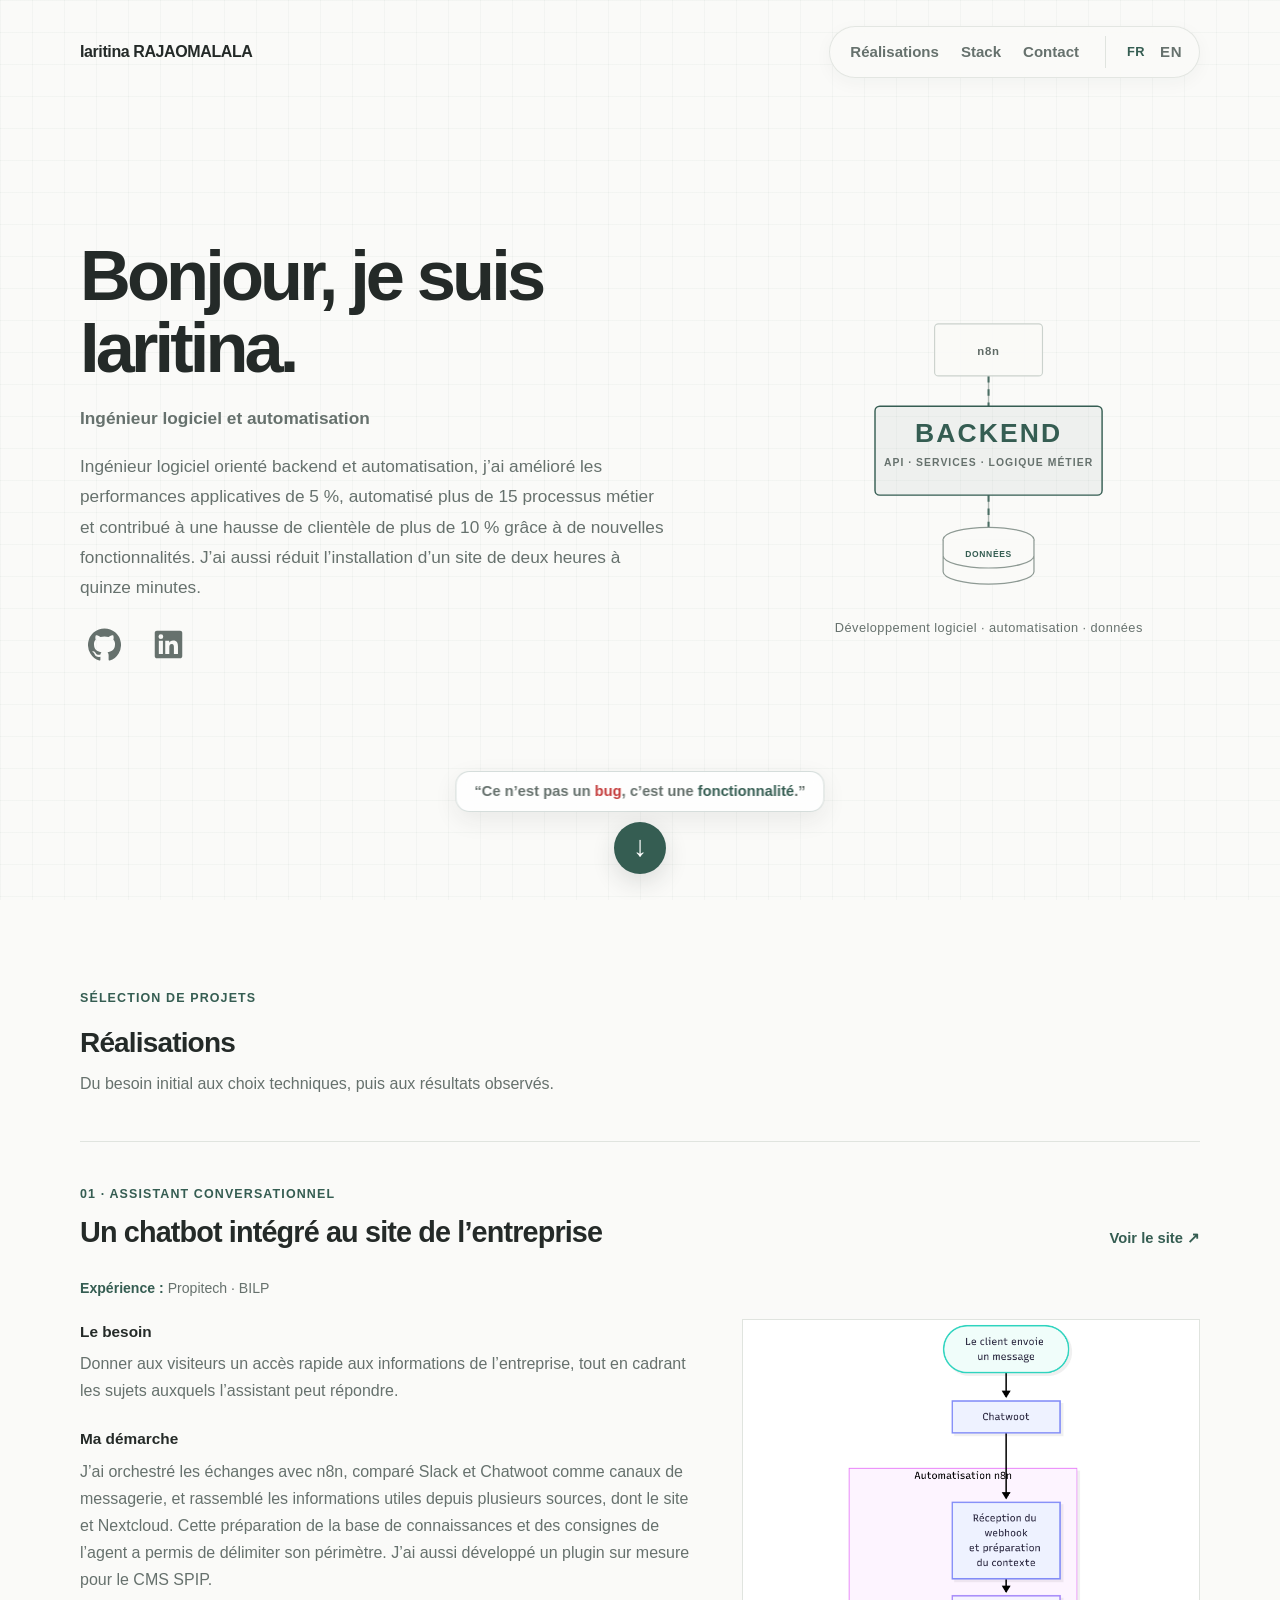
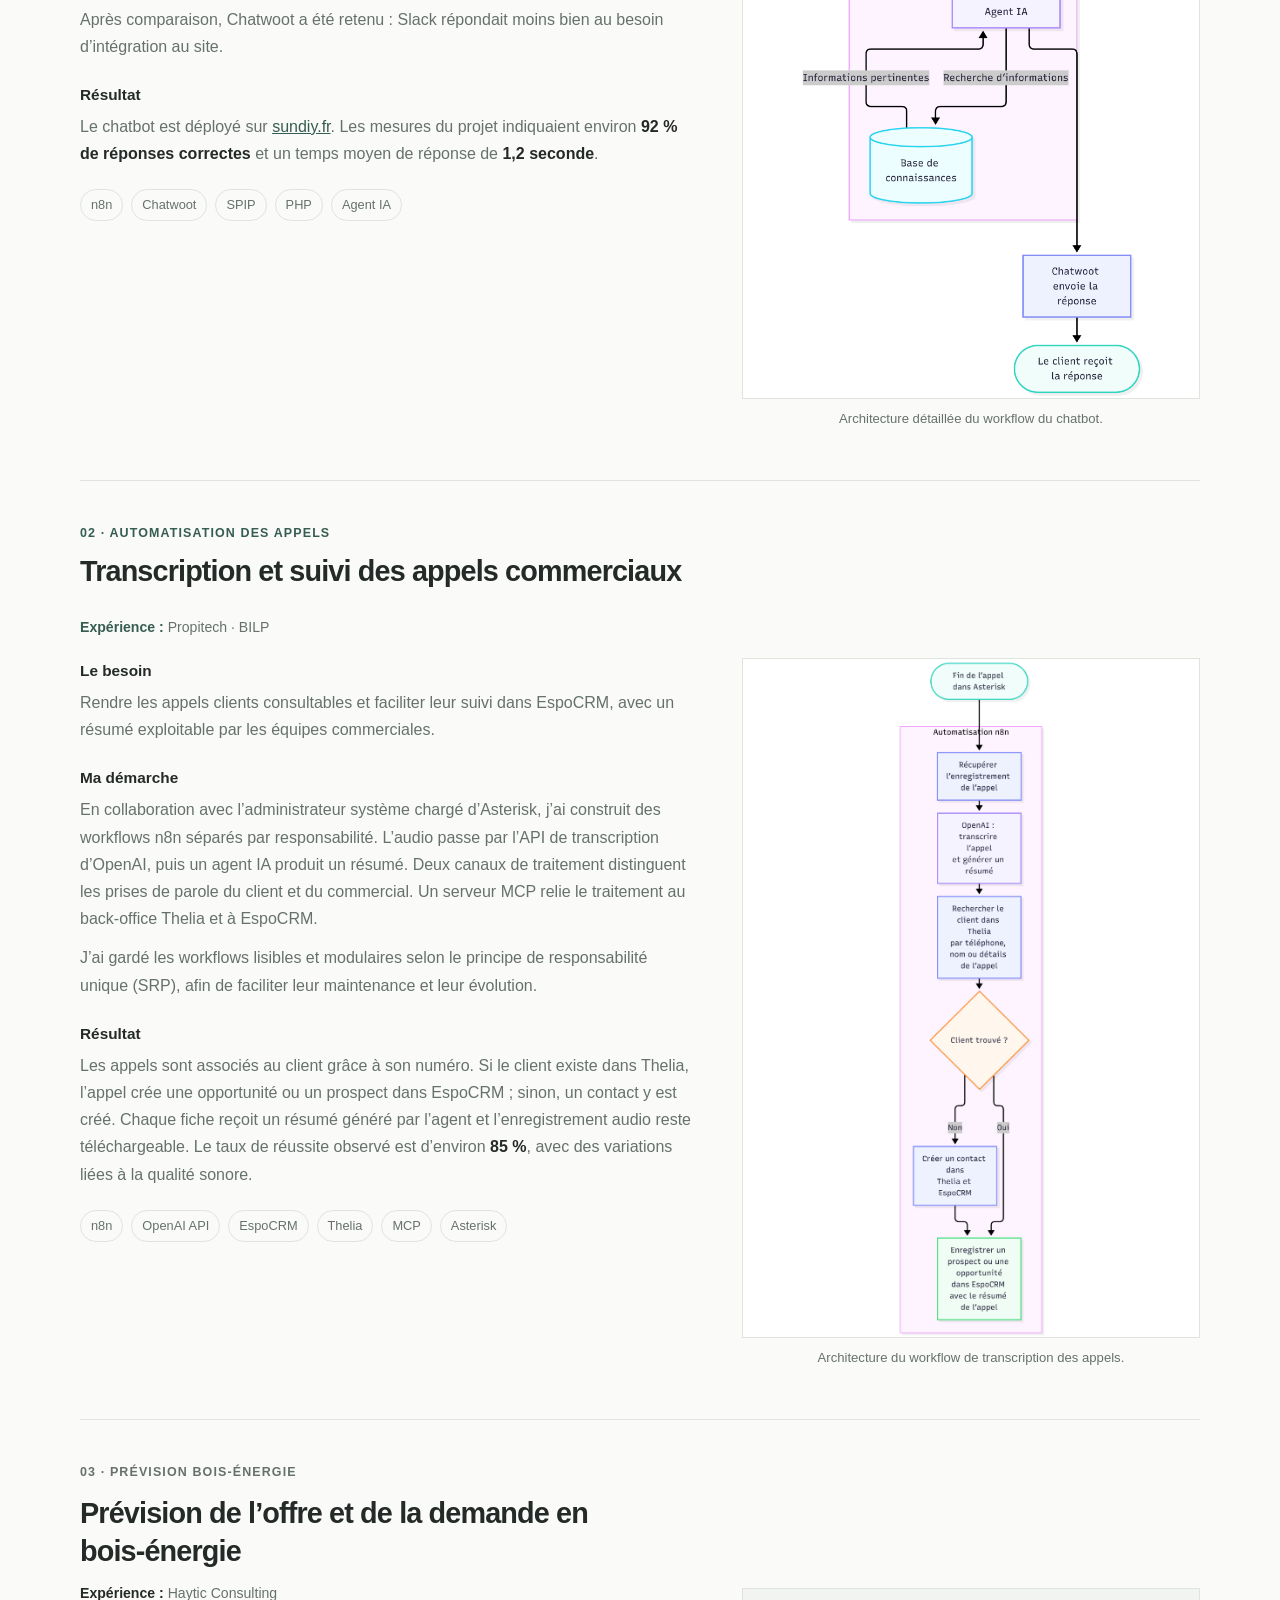
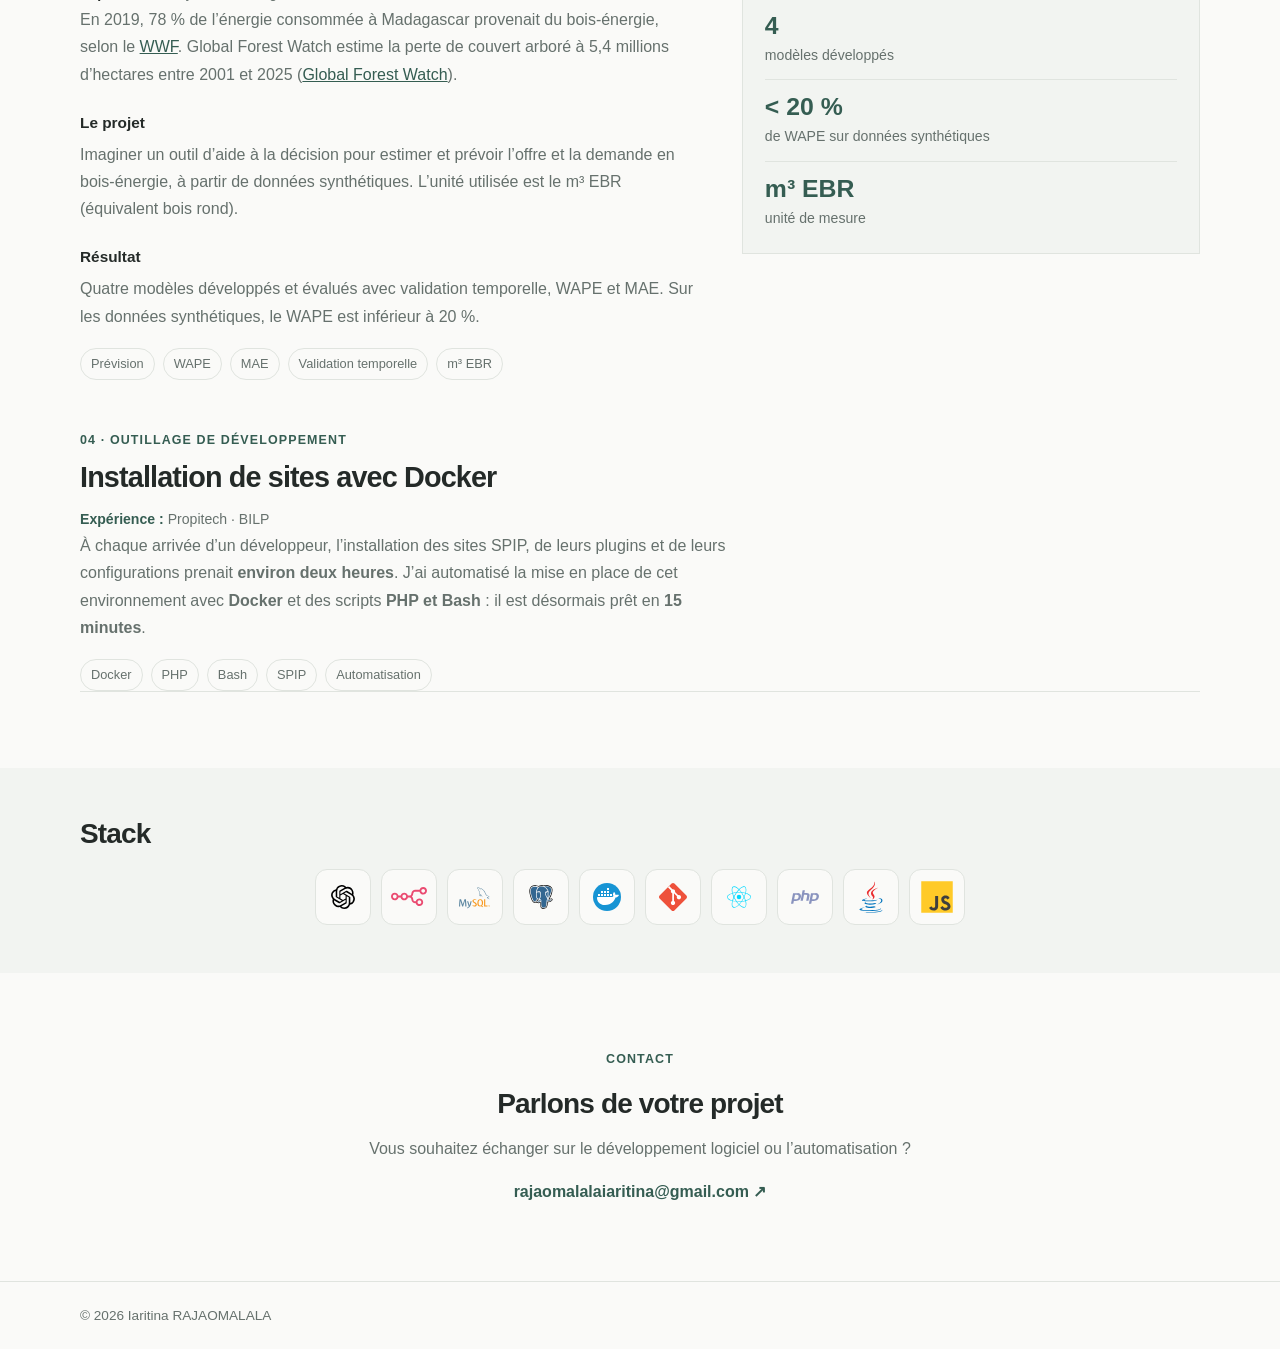
<file: index.html>
<!DOCTYPE html>
<html lang="fr">
<head>
    <meta charset="UTF-8">
    <meta name="viewport" content="width=device-width, initial-scale=1.0">
    <title>Iaritina RAJAOMALALA — Portfolio</title>
    <meta name="description" content="Projets web et automatisations réalisés par Iaritina RAJAOMALALA.">
    <link rel="alternate" hreflang="fr" href="index.html">
    <link rel="alternate" hreflang="en" href="en.html">
    <link rel="alternate" hreflang="x-default" href="index.html">
    <meta name="theme-color" content="#f8f8f5">
    <link rel="icon" href="images/favicon.svg" type="image/svg+xml">
    <link rel="stylesheet" href="styles.css?v=20261119-6">
</head>
<body>
    <header>
        <div class="container header-inner">
            <a href="#hero" class="logo">Iaritina RAJAOMALALA</a>
            <button class="nav-toggle" aria-controls="primary-navigation" aria-expanded="false" aria-label="Ouvrir le menu"><span class="hamburger"></span></button>
            <nav id="primary-navigation" aria-label="Navigation principale">
                <a href="#portfolio">Réalisations</a><a href="#skills">Stack</a><a href="#contact">Contact</a>
                <span class="language-switch" aria-label="Langue"><span aria-current="page">FR</span><a href="en.html" lang="en" hreflang="en">EN</a></span>
            </nav>
        </div>
    </header>

    <main>
        <section id="hero">
            <div class="container hero-layout">
              <div class="hero-content">
                <h1>Bonjour, je suis Iaritina.</h1>
                <p class="hero-role">Ingénieur logiciel et automatisation</p>
                <p>Ingénieur logiciel orienté backend et automatisation, j’ai amélioré les performances applicatives de 5 %, automatisé plus de 15 processus métier et contribué à une hausse de clientèle de plus de 10 % grâce à de nouvelles fonctionnalités. J’ai aussi réduit l’installation d’un site de deux heures à quinze minutes.</p>
                <div class="social-links" aria-label="Profils professionnels">
                    <a href="https://github.com/iaritina" target="_blank" rel="noopener noreferrer" aria-label="GitHub"><svg viewBox="0 0 24 24" aria-hidden="true"><path d="M12 .297a12 12 0 0 0-3.8 23.382c.6.111.82-.258.82-.577v-2.234c-3.338.726-4.043-1.416-4.043-1.416-.546-1.387-1.333-1.756-1.333-1.756-1.09-.745.082-.73.082-.73 1.205.085 1.84 1.238 1.84 1.238 1.07 1.834 2.807 1.304 3.492.997.108-.775.42-1.304.763-1.604-2.665-.304-5.467-1.332-5.467-5.931 0-1.31.468-2.38 1.236-3.22-.124-.303-.536-1.526.117-3.176 0 0 1.008-.322 3.3 1.23a11.5 11.5 0 0 1 6 0c2.29-1.552 3.297-1.23 3.297-1.23.655 1.65.243 2.873.12 3.176.77.84 1.234 1.91 1.234 3.22 0 4.61-2.807 5.624-5.48 5.921.43.372.814 1.102.814 2.222v3.293c0 .322.216.694.825.576A12.003 12.003 0 0 0 12 .297Z"/></svg></a>
                    <a href="https://www.linkedin.com/in/iaritina-rajaomalala-15b19a27b" target="_blank" rel="noopener noreferrer" aria-label="LinkedIn"><svg viewBox="0 0 24 24" aria-hidden="true"><path d="M20.45 2H3.55C2.69 2 2 2.68 2 3.52v16.96c0 .84.69 1.52 1.55 1.52h16.9c.86 0 1.55-.68 1.55-1.52V3.52c0-.84-.69-1.52-1.55-1.52ZM7.93 18.89H4.97V9.36h2.96v9.53ZM6.45 8.06a1.72 1.72 0 1 1 0-3.44 1.72 1.72 0 0 1 0 3.44Zm12.44 10.83h-2.96v-4.64c0-1.11-.02-2.54-1.55-2.54-1.55 0-1.79 1.21-1.79 2.46v4.72H9.63V9.36h2.84v1.3h.04c.4-.75 1.36-1.55 2.8-1.55 3 0 3.58 1.98 3.58 4.55v5.23Z"/></svg></a>
                </div>
              </div>
              <figure class="architecture-visual">
                <svg class="architecture-diagram" viewBox="0 0 500 360" role="img" aria-labelledby="arch-title arch-desc">
                  <title id="arch-title">Compétences en développement logiciel et automatisation</title><desc id="arch-desc">Le développement logiciel regroupe les API, les services et la logique métier, connecté à n8n et à une base de données.</desc>
                  <g class="diagram-links" fill="none" stroke="currentColor" stroke-width="1.5">
                    <path d="M250 113V145M250 239V280"/>
                    <path class="flow-link" d="M250 113V145M250 239V280"/>
                  </g>
                  <g class="diagram-node"><rect x="193" y="58" width="114" height="55" rx="4"/><text x="250" y="91" text-anchor="middle">n8n</text></g>
                  <g class="diagram-core"><rect x="130" y="145" width="240" height="94" rx="5"/><text x="250" y="183" text-anchor="middle">BACKEND</text><text class="node-caption" x="250" y="208" text-anchor="middle">API · SERVICES · LOGIQUE MÉTIER</text></g>
                  <g class="diagram-database"><ellipse cx="250" cy="286" rx="48" ry="13"/><path d="M202 286v34c0 7 21 13 48 13s48-6 48-13v-34M202 303c0 7 21 13 48 13s48-6 48-13"/><text x="250" y="304" text-anchor="middle">DONNÉES</text></g>
                </svg>
                <figcaption>Développement logiciel · automatisation · données</figcaption>
              </figure>
            </div>
            <p class="hero-tagline">“Ce n’est pas un <span class="bug-word">bug</span>, c’est une <span class="feature-word">fonctionnalité</span>.”</p>
            <a href="#portfolio" class="hero-discover" aria-label="Découvrir les réalisations" title="Découvrir les réalisations"><span aria-hidden="true">↓</span></a>
        </section>

        <section id="portfolio">
            <div class="container">
                <div class="section-heading"><p class="eyebrow">Sélection de projets</p><h2>Réalisations</h2><p class="muted">Du besoin initial aux choix techniques, puis aux résultats observés.</p></div>

                <article class="case-study">
                    <div class="case-header"><div><p class="case-number">01 · Assistant conversationnel</p><h3>Un chatbot intégré au site de l’entreprise</h3></div><a class="inline-link" href="https://www.sundiy.fr/" target="_blank" rel="noopener noreferrer">Voir le site ↗</a></div>
                    <p class="project-experience"><strong>Expérience :</strong> Propitech · BILP</p>
                    <div class="case-grid">
                        <div class="case-copy">
                            <h4>Le besoin</h4><p>Donner aux visiteurs un accès rapide aux informations de l’entreprise, tout en cadrant les sujets auxquels l’assistant peut répondre.</p>
                            <h4>Ma démarche</h4><p>J’ai orchestré les échanges avec n8n, comparé Slack et Chatwoot comme canaux de messagerie, et rassemblé les informations utiles depuis plusieurs sources, dont le site et Nextcloud. Cette préparation de la base de connaissances et des consignes de l’agent a permis de délimiter son périmètre. J’ai aussi développé un plugin sur mesure pour le CMS SPIP.</p>
                            <p>Après comparaison, Chatwoot a été retenu : Slack répondait moins bien au besoin d’intégration au site.</p>
                            <h4>Résultat</h4><p>Le chatbot est déployé sur <a href="https://www.sundiy.fr/" target="_blank" rel="noopener noreferrer">sundiy.fr</a>. Les mesures du projet indiquaient environ <strong>92 % de réponses correctes</strong> et un temps moyen de réponse de <strong>1,2 seconde</strong>.</p>
                            <p class="tech-list"><span>n8n</span><span>Chatwoot</span><span>SPIP</span><span>PHP</span><span>Agent IA</span></p>
                        </div>
                        <figure class="media-placeholder"><img class="project-image project-image-portrait" src="images/Chatbot_FR.png" alt="Diagramme détaillé du workflow du chatbot : de l’envoi d’un message à la réponse, en passant par Chatwoot, n8n et l’agent IA" loading="lazy" decoding="async"><figcaption>Architecture détaillée du workflow du chatbot.</figcaption></figure>
                    </div>
                </article>

                <article class="case-study">
                    <div class="case-header"><div><p class="case-number">02 · Automatisation des appels</p><h3>Transcription et suivi des appels commerciaux</h3></div></div>
                    <p class="project-experience"><strong>Expérience :</strong> Propitech · BILP</p>
                    <div class="case-grid">
                        <div class="case-copy">
                            <h4>Le besoin</h4><p>Rendre les appels clients consultables et faciliter leur suivi dans EspoCRM, avec un résumé exploitable par les équipes commerciales.</p>
                            <h4>Ma démarche</h4><p>En collaboration avec l’administrateur système chargé d’Asterisk, j’ai construit des workflows n8n séparés par responsabilité. L’audio passe par l’API de transcription d’OpenAI, puis un agent IA produit un résumé. Deux canaux de traitement distinguent les prises de parole du client et du commercial. Un serveur MCP relie le traitement au back-office Thelia et à EspoCRM.</p>
                            <p>J’ai gardé les workflows lisibles et modulaires selon le principe de responsabilité unique (SRP), afin de faciliter leur maintenance et leur évolution.</p>
                            <h4>Résultat</h4><p>Les appels sont associés au client grâce à son numéro. Si le client existe dans Thelia, l’appel crée une opportunité ou un prospect dans EspoCRM ; sinon, un contact y est créé. Chaque fiche reçoit un résumé généré par l’agent et l’enregistrement audio reste téléchargeable. Le taux de réussite observé est d’environ <strong>85 %</strong>, avec des variations liées à la qualité sonore.</p>
                            <p class="tech-list"><span>n8n</span><span>OpenAI API</span><span>EspoCRM</span><span>Thelia</span><span>MCP</span><span>Asterisk</span></p>
                        </div>
                        <figure class="media-placeholder"><img class="project-image project-image-portrait" src="images/Christmas Shopping Decision Tree-2026-11-18-165756.png" alt="Schéma du workflow de transcription des appels : enregistrement, transcription, identification du client et création d’une fiche EspoCRM" loading="lazy" decoding="async"><figcaption>Architecture du workflow de transcription des appels.</figcaption></figure>
                    </div>
                </article>

                <article class="case-study case-brief">
                    <div class="case-copy">
                        <p class="case-number">03 · Prévision bois-énergie</p><h3>Prévision de l’offre et de la demande en bois-énergie</h3>
                        <p class="project-experience"><strong>Expérience :</strong> Haytic Consulting</p>
                        <p>En 2019, 78 % de l’énergie consommée à Madagascar provenait du bois-énergie, selon le <a href="https://www.wwf.mg/?17423941/La-gestion-durable-des-ressources-en-bois-energie--un-defi-pour-Madagascar" target="_blank" rel="noopener noreferrer">WWF</a>. Global Forest Watch estime la perte de couvert arboré à 5,4 millions d’hectares entre 2001 et 2025 (<a href="https://www.globalforestwatch.org/dashboards/country/MDG/" target="_blank" rel="noopener noreferrer">Global Forest Watch</a>).</p>
                        <h4>Le projet</h4><p>Imaginer un outil d’aide à la décision pour estimer et prévoir l’offre et la demande en bois-énergie, à partir de données synthétiques. L’unité utilisée est le m³ EBR (équivalent bois rond).</p>
                        <h4>Résultat</h4><p>Quatre modèles développés et évalués avec validation temporelle, WAPE et MAE. Sur les données synthétiques, le WAPE est inférieur à 20 %.</p>
                        <p class="tech-list"><span>Prévision</span><span>WAPE</span><span>MAE</span><span>Validation temporelle</span><span>m³ EBR</span></p>
                    </div>
                    <aside class="project-facts" aria-label="Résultats du projet">
                        <div><strong>4</strong><span>modèles développés</span></div>
                        <div><strong>&lt; 20 %</strong><span>de WAPE sur données synthétiques</span></div>
                        <div><strong>m³ EBR</strong><span>unité de mesure</span></div>
                    </aside>
                </article>

                <article class="case-brief docker-brief"><div><p class="case-number">04 · Outillage de développement</p><h3>Installation de sites avec Docker</h3><p class="project-experience"><strong>Expérience :</strong> Propitech · BILP</p><p>À chaque arrivée d’un développeur, l’installation des sites SPIP, de leurs plugins et de leurs configurations prenait <strong>environ deux heures</strong>. J’ai automatisé la mise en place de cet environnement avec <strong>Docker</strong> et des scripts <strong>PHP et Bash</strong> : il est désormais prêt en <strong>15 minutes</strong>.</p><p class="tech-list"><span>Docker</span><span>PHP</span><span>Bash</span><span>SPIP</span><span>Automatisation</span></p></div></article>
            </div>
        </section>

        <section id="skills" class="section-tools">
            <div class="container">
                <div class="section-heading"><h2>Stack</h2></div>
                <ul class="tech-icon-list" aria-label="Technologies et outils">
                    <li title="OpenAI"><img src="images/openai.svg" alt="OpenAI" loading="lazy" decoding="async"></li>
                    <li class="icon-enlarge icon-n8n" title="n8n"><img src="images/n8n.svg" alt="n8n" loading="lazy" decoding="async"></li>
                    <li class="icon-enlarge icon-mysql" title="MySQL"><img src="images/mysql-logo-svgrepo-com.svg" alt="MySQL" loading="lazy" decoding="async"></li>
                    <li title="PostgreSQL"><img src="images/postgresql-svgrepo-com.svg" alt="PostgreSQL" loading="lazy" decoding="async"></li>
                    <li class="icon-enlarge" title="Docker"><img src="images/docker-svgrepo-com.svg" alt="Docker" loading="lazy" decoding="async"></li>
                    <li class="icon-enlarge" title="Git"><img src="images/git-svgrepo-com.svg" alt="Git" loading="lazy" decoding="async"></li>
                    <li class="icon-enlarge" title="React"><img src="images/react-javascript-js-framework-facebook-svgrepo-com.svg" alt="React" loading="lazy" decoding="async"></li>
                    <li class="icon-enlarge" title="PHP"><img src="images/php3-svgrepo-com.svg" alt="PHP" loading="lazy" decoding="async"></li>
                    <li class="icon-enlarge" title="Java"><img src="images/java.svg" alt="Java" loading="lazy" decoding="async"></li>
                    <li class="icon-js" title="JavaScript"><img src="images/js-svgrepo-com.svg" alt="JavaScript" loading="lazy" decoding="async"></li>
                </ul>
            </div>
        </section>
        <section id="contact"><div class="container contact-content"><p class="eyebrow">Contact</p><h2>Parlons de votre projet</h2><p>Vous souhaitez échanger sur le développement logiciel ou l’automatisation ?</p><a class="text-link" href="mailto:rajaomalalaiaritina@gmail.com">rajaomalalaiaritina@gmail.com ↗</a></div></section>
    </main>
    <footer><div class="container">© <span id="year"></span> Iaritina RAJAOMALALA</div></footer>

    <script>
        (function () {
            const reduceMotion = window.matchMedia('(prefers-reduced-motion: reduce)').matches;
            if (!reduceMotion && 'IntersectionObserver' in window) {
                document.body.classList.add('motion-ready');
                const revealItems = document.querySelectorAll('.section-heading, .case-study, .tech-icon-list, .contact-content');
                const observer = new IntersectionObserver(function (entries) {
                    entries.forEach(function (entry) {
                        if (entry.isIntersecting) {
                            entry.target.classList.add('is-visible');
                            observer.unobserve(entry.target);
                        }
                    });
                }, { threshold: 0.12 });
                revealItems.forEach(function (item) {
                    item.classList.add('reveal-on-scroll');
                    observer.observe(item);
                });
            }
            const button = document.querySelector('.nav-toggle');
            const nav = document.getElementById('primary-navigation');
            button.addEventListener('click', function () {
                const expanded = button.getAttribute('aria-expanded') === 'true';
                button.setAttribute('aria-expanded', String(!expanded));
                nav.classList.toggle('open', !expanded);
            });
            nav.querySelectorAll('a').forEach(link => link.addEventListener('click', function () {
                nav.classList.remove('open');
                button.setAttribute('aria-expanded', 'false');
            }));
            document.getElementById('year').textContent = new Date().getFullYear();
        })();
    </script>
</body>
</html>
</file>
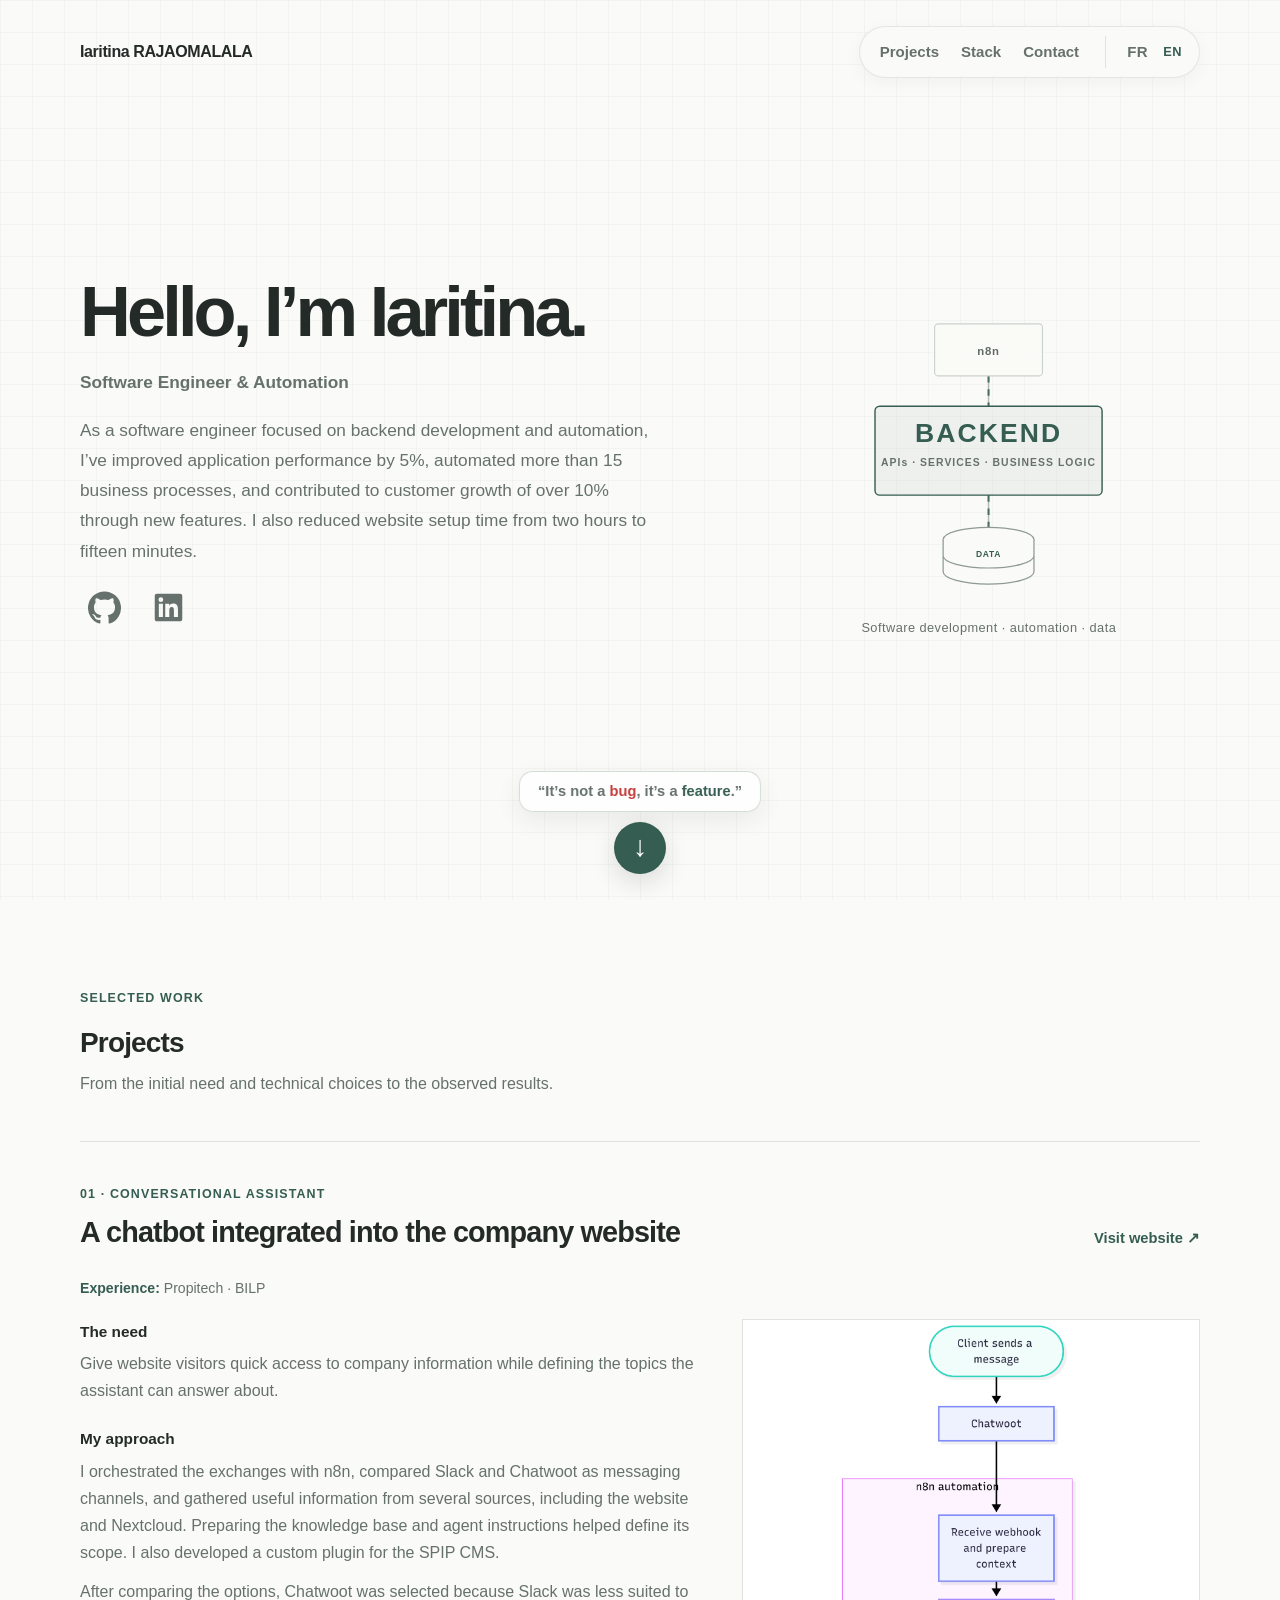
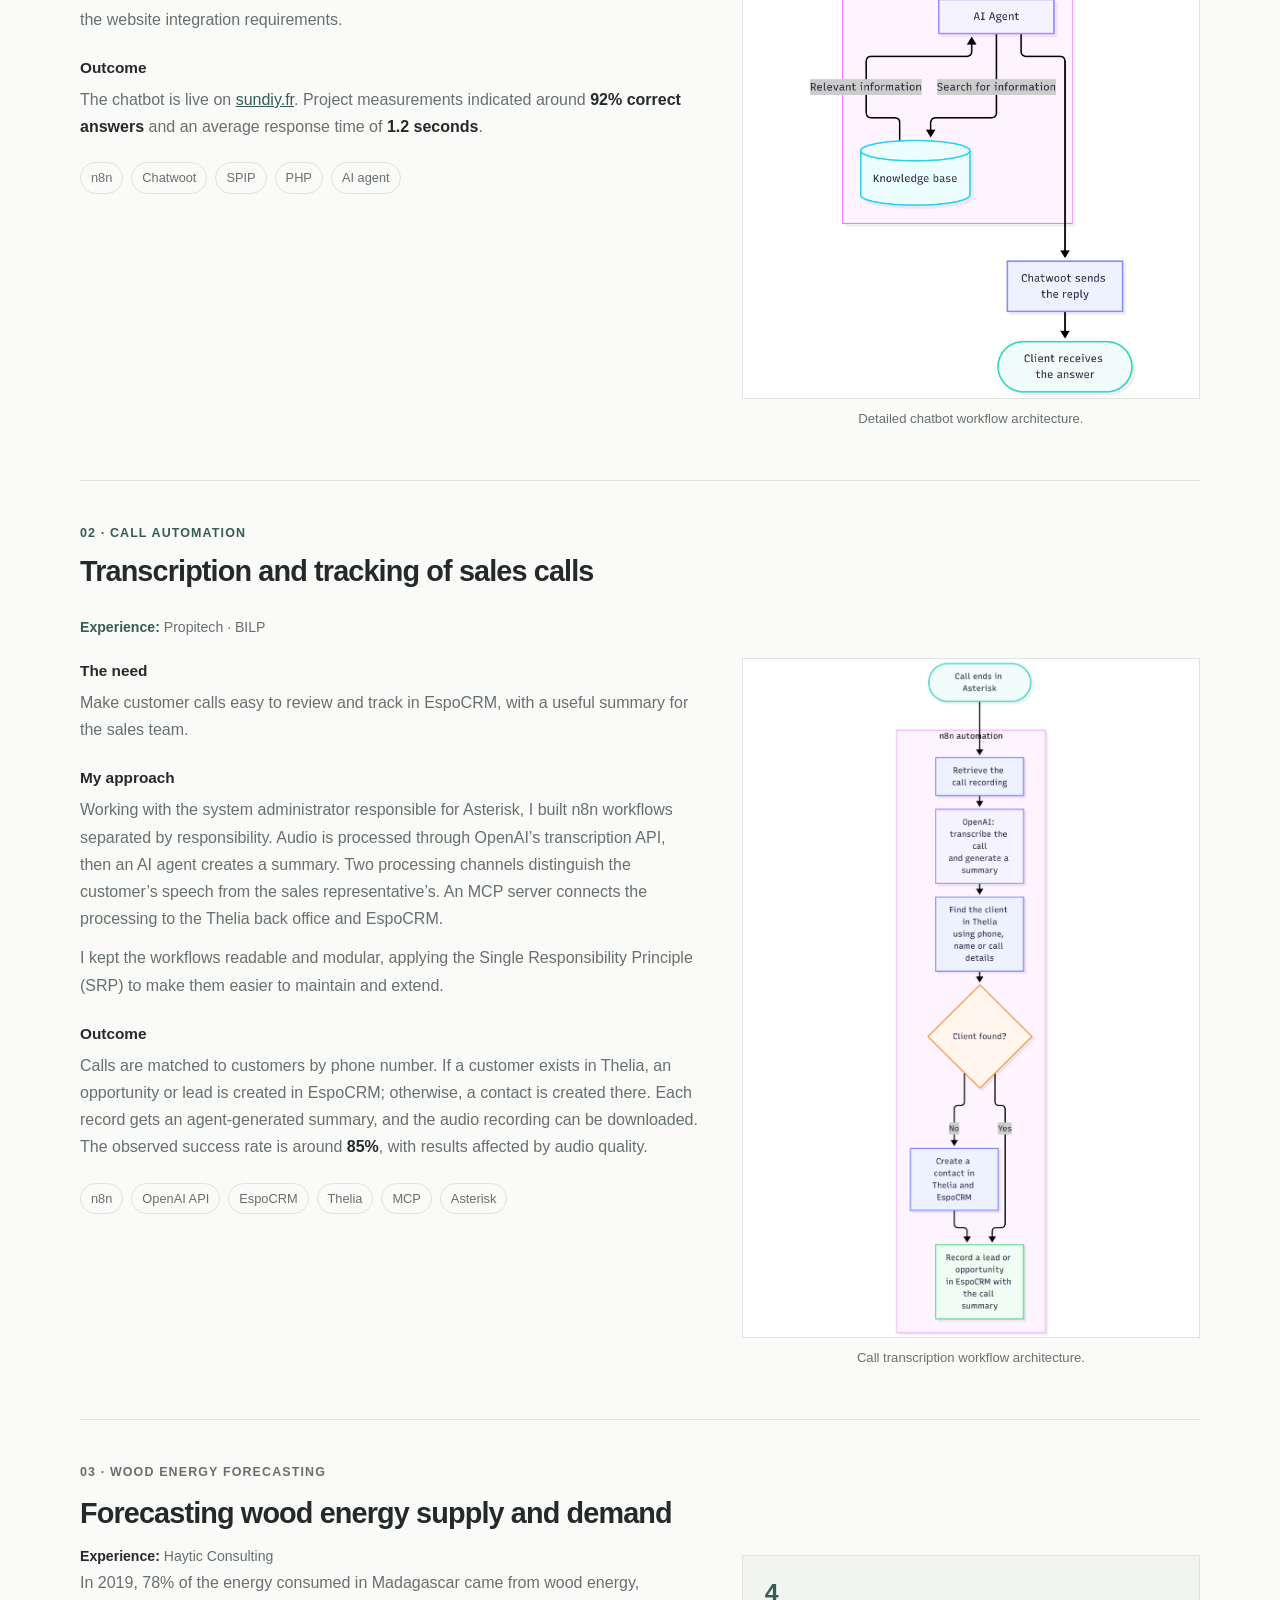
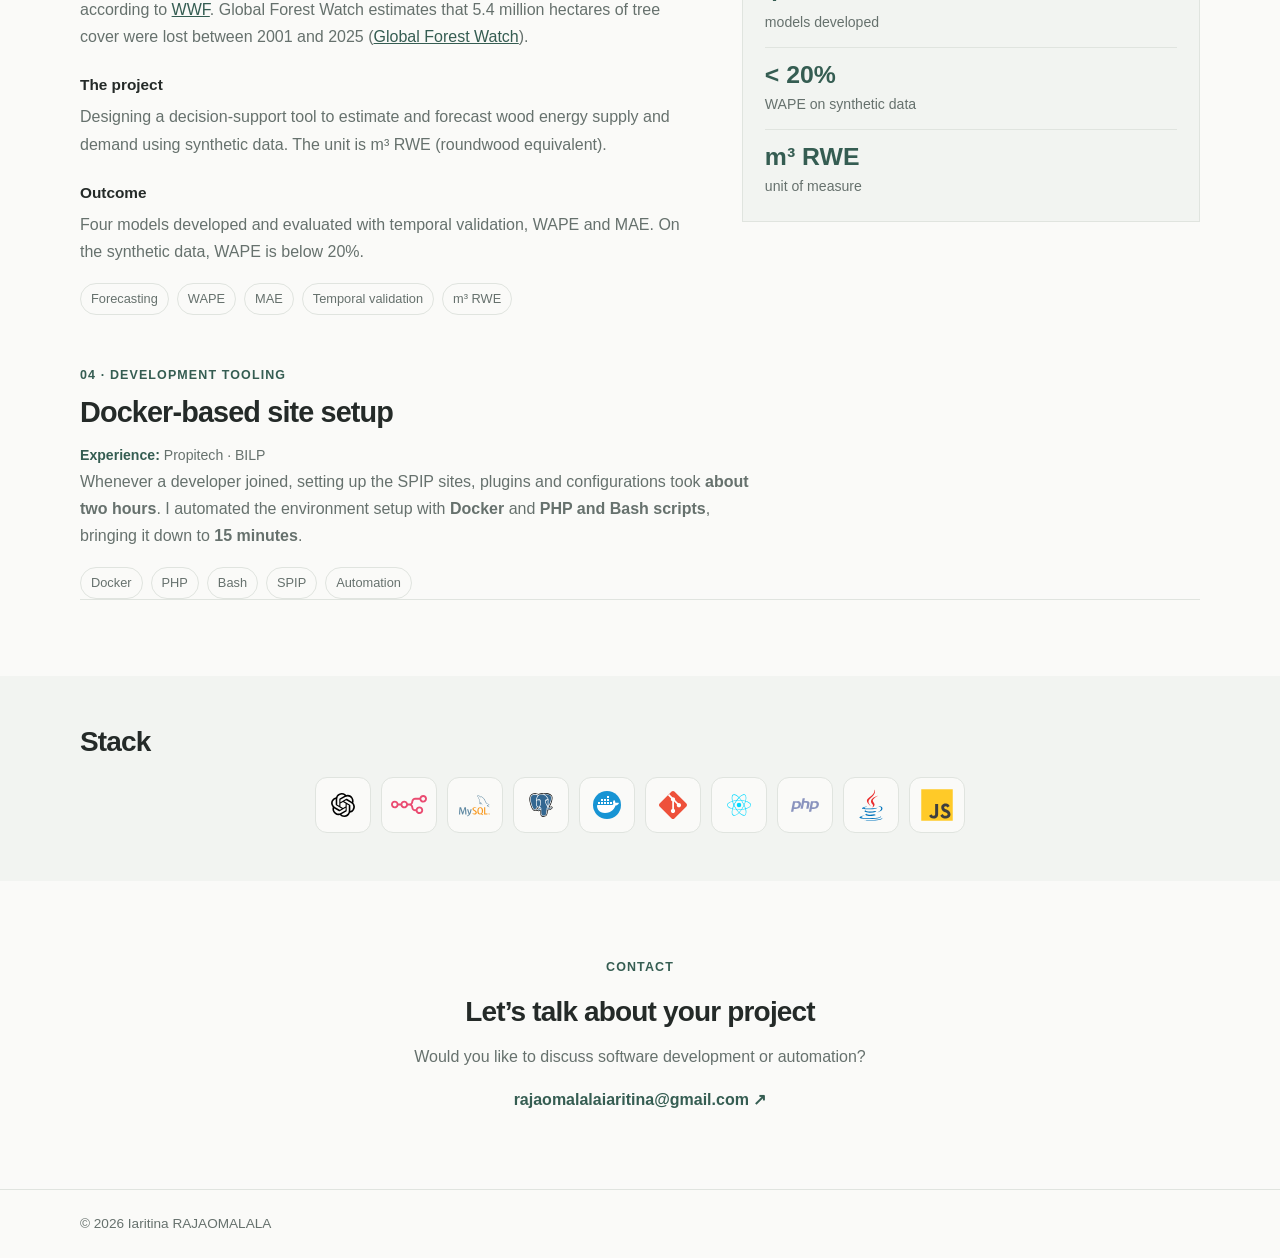
<file: en.html>
<!DOCTYPE html>
<html lang="en">
<head>
    <meta charset="UTF-8">
    <meta name="viewport" content="width=device-width, initial-scale=1.0">
    <title>Iaritina RAJAOMALALA — Portfolio</title>
    <meta name="description" content="Web development and automation projects by Iaritina RAJAOMALALA.">
    <link rel="alternate" hreflang="fr" href="index.html">
    <link rel="alternate" hreflang="en" href="en.html">
    <link rel="alternate" hreflang="x-default" href="index.html">
    <meta name="theme-color" content="#f8f8f5">
    <link rel="icon" href="images/favicon.svg" type="image/svg+xml">
    <link rel="stylesheet" href="styles.css?v=20261119-6">
</head>
<body>
    <header>
        <div class="container header-inner">
            <a href="#hero" class="logo">Iaritina RAJAOMALALA</a>
            <button class="nav-toggle" aria-controls="primary-navigation" aria-expanded="false" aria-label="Open menu"><span class="hamburger"></span></button>
            <nav id="primary-navigation" aria-label="Main navigation">
                <a href="#portfolio">Projects</a><a href="#skills">Stack</a><a href="#contact">Contact</a>
                <span class="language-switch" aria-label="Language"><a href="index.html" lang="fr" hreflang="fr">FR</a><span aria-current="page">EN</span></span>
            </nav>
        </div>
    </header>

    <main>
        <section id="hero">
            <div class="container hero-layout">
              <div class="hero-content">
                <h1>Hello, I’m Iaritina.</h1>
                <p class="hero-role">Software Engineer &amp; Automation</p>
                <p>As a software engineer focused on backend development and automation, I’ve improved application performance by 5%, automated more than 15 business processes, and contributed to customer growth of over 10% through new features. I also reduced website setup time from two hours to fifteen minutes.</p>
                <div class="social-links" aria-label="Professional profiles">
                    <a href="https://github.com/" target="_blank" rel="noopener noreferrer" aria-label="GitHub"><svg viewBox="0 0 24 24" aria-hidden="true"><path d="M12 .297a12 12 0 0 0-3.8 23.382c.6.111.82-.258.82-.577v-2.234c-3.338.726-4.043-1.416-4.043-1.416-.546-1.387-1.333-1.756-1.333-1.756-1.09-.745.082-.73.082-.73 1.205.085 1.84 1.238 1.84 1.238 1.07 1.834 2.807 1.304 3.492.997.108-.775.42-1.304.763-1.604-2.665-.304-5.467-1.332-5.467-5.931 0-1.31.468-2.38 1.236-3.22-.124-.303-.536-1.526.117-3.176 0 0 1.008-.322 3.3 1.23a11.5 11.5 0 0 1 6 0c2.29-1.552 3.297-1.23 3.297-1.23.655 1.65.243 2.873.12 3.176.77.84 1.234 1.91 1.234 3.22 0 4.61-2.807 5.624-5.48 5.921.43.372.814 1.102.814 2.222v3.293c0 .322.216.694.825.576A12.003 12.003 0 0 0 12 .297Z"/></svg></a>
                    <a href="https://www.linkedin.com/" target="_blank" rel="noopener noreferrer" aria-label="LinkedIn"><svg viewBox="0 0 24 24" aria-hidden="true"><path d="M20.45 2H3.55C2.69 2 2 2.68 2 3.52v16.96c0 .84.69 1.52 1.55 1.52h16.9c.86 0 1.55-.68 1.55-1.52V3.52c0-.84-.69-1.52-1.55-1.52ZM7.93 18.89H4.97V9.36h2.96v9.53ZM6.45 8.06a1.72 1.72 0 1 1 0-3.44 1.72 1.72 0 0 1 0 3.44Zm12.44 10.83h-2.96v-4.64c0-1.11-.02-2.54-1.55-2.54-1.55 0-1.79 1.21-1.79 2.46v4.72H9.63V9.36h2.84v1.3h.04c.4-.75 1.36-1.55 2.8-1.55 3 0 3.58 1.98 3.58 4.55v5.23Z"/></svg></a>
                </div>
              </div>
              <figure class="architecture-visual">
                <svg class="architecture-diagram" viewBox="0 0 500 360" role="img" aria-labelledby="arch-title arch-desc">
                  <title id="arch-title">Software development and automation skills</title><desc id="arch-desc">Software development brings together APIs, services and business logic, connected to n8n and a database.</desc>
                  <g class="diagram-links" fill="none" stroke="currentColor" stroke-width="1.5">
                    <path d="M250 113V145M250 239V280"/>
                    <path class="flow-link" d="M250 113V145M250 239V280"/>
                  </g>
                  <g class="diagram-node"><rect x="193" y="58" width="114" height="55" rx="4"/><text x="250" y="91" text-anchor="middle">n8n</text></g>
                  <g class="diagram-core"><rect x="130" y="145" width="240" height="94" rx="5"/><text x="250" y="183" text-anchor="middle">BACKEND</text><text class="node-caption" x="250" y="208" text-anchor="middle">APIs · SERVICES · BUSINESS LOGIC</text></g>
                  <g class="diagram-database"><ellipse cx="250" cy="286" rx="48" ry="13"/><path d="M202 286v34c0 7 21 13 48 13s48-6 48-13v-34M202 303c0 7 21 13 48 13s48-6 48-13"/><text x="250" y="304" text-anchor="middle">DATA</text></g>
                </svg>
                <figcaption>Software development · automation · data</figcaption>
              </figure>
            </div>
            <p class="hero-tagline">“It’s not a <span class="bug-word">bug</span>, it’s a <span class="feature-word">feature</span>.”</p>
            <a href="#portfolio" class="hero-discover" aria-label="Explore selected projects" title="Explore selected projects"><span aria-hidden="true">↓</span></a>
        </section>

        <section id="portfolio">
            <div class="container">
                <div class="section-heading"><p class="eyebrow">Selected work</p><h2>Projects</h2><p class="muted">From the initial need and technical choices to the observed results.</p></div>

                <article class="case-study">
                    <div class="case-header"><div><p class="case-number">01 · Conversational assistant</p><h3>A chatbot integrated into the company website</h3></div><a class="inline-link" href="https://www.sundiy.fr/" target="_blank" rel="noopener noreferrer">Visit website ↗</a></div>
                    <p class="project-experience"><strong>Experience:</strong> Propitech · BILP</p>
                    <div class="case-grid">
                        <div class="case-copy">
                            <h4>The need</h4><p>Give website visitors quick access to company information while defining the topics the assistant can answer about.</p>
                            <h4>My approach</h4><p>I orchestrated the exchanges with n8n, compared Slack and Chatwoot as messaging channels, and gathered useful information from several sources, including the website and Nextcloud. Preparing the knowledge base and agent instructions helped define its scope. I also developed a custom plugin for the SPIP CMS.</p>
                            <p>After comparing the options, Chatwoot was selected because Slack was less suited to the website integration requirements.</p>
                            <h4>Outcome</h4><p>The chatbot is live on <a href="https://www.sundiy.fr/" target="_blank" rel="noopener noreferrer">sundiy.fr</a>. Project measurements indicated around <strong>92% correct answers</strong> and an average response time of <strong>1.2 seconds</strong>.</p>
                            <p class="tech-list"><span>n8n</span><span>Chatwoot</span><span>SPIP</span><span>PHP</span><span>AI agent</span></p>
                        </div>
                        <figure class="media-placeholder"><img class="project-image project-image-portrait" src="images/Chatbot_ENG.png" alt="Detailed chatbot workflow diagram from the incoming message to the response via Chatwoot, n8n and an AI agent" loading="lazy" decoding="async"><figcaption>Detailed chatbot workflow architecture.</figcaption></figure>
                    </div>
                </article>

                <article class="case-study">
                    <div class="case-header"><div><p class="case-number">02 · Call automation</p><h3>Transcription and tracking of sales calls</h3></div></div>
                    <p class="project-experience"><strong>Experience:</strong> Propitech · BILP</p>
                    <div class="case-grid">
                        <div class="case-copy">
                            <h4>The need</h4><p>Make customer calls easy to review and track in EspoCRM, with a useful summary for the sales team.</p>
                            <h4>My approach</h4><p>Working with the system administrator responsible for Asterisk, I built n8n workflows separated by responsibility. Audio is processed through OpenAI’s transcription API, then an AI agent creates a summary. Two processing channels distinguish the customer’s speech from the sales representative’s. An MCP server connects the processing to the Thelia back office and EspoCRM.</p>
                            <p>I kept the workflows readable and modular, applying the Single Responsibility Principle (SRP) to make them easier to maintain and extend.</p>
                            <h4>Outcome</h4><p>Calls are matched to customers by phone number. If a customer exists in Thelia, an opportunity or lead is created in EspoCRM; otherwise, a contact is created there. Each record gets an agent-generated summary, and the audio recording can be downloaded. The observed success rate is around <strong>85%</strong>, with results affected by audio quality.</p>
                            <p class="tech-list"><span>n8n</span><span>OpenAI API</span><span>EspoCRM</span><span>Thelia</span><span>MCP</span><span>Asterisk</span></p>
                        </div>
                        <figure class="media-placeholder"><img class="project-image project-image-portrait" src="images/Christmas Shopping Decision Tree-2026-11-18-165740.png" alt="Call transcription workflow: recording, transcription, customer identification and EspoCRM record creation" loading="lazy" decoding="async"><figcaption>Call transcription workflow architecture.</figcaption></figure>
                    </div>
                </article>

                <article class="case-study case-brief">
                    <div class="case-copy">
                        <p class="case-number">03 · Wood energy forecasting</p><h3>Forecasting wood energy supply and demand</h3>
                        <p class="project-experience"><strong>Experience:</strong> Haytic Consulting</p>
                        <p>In 2019, 78% of the energy consumed in Madagascar came from wood energy, according to <a href="https://www.wwf.mg/?17423941/La-gestion-durable-des-ressources-en-bois-energie--un-defi-pour-Madagascar" target="_blank" rel="noopener noreferrer">WWF</a>. Global Forest Watch estimates that 5.4 million hectares of tree cover were lost between 2001 and 2025 (<a href="https://www.globalforestwatch.org/dashboards/country/MDG/" target="_blank" rel="noopener noreferrer">Global Forest Watch</a>).</p>
                        <h4>The project</h4><p>Designing a decision-support tool to estimate and forecast wood energy supply and demand using synthetic data. The unit is m³ RWE (roundwood equivalent).</p>
                        <h4>Outcome</h4><p>Four models developed and evaluated with temporal validation, WAPE and MAE. On the synthetic data, WAPE is below 20%.</p>
                        <p class="tech-list"><span>Forecasting</span><span>WAPE</span><span>MAE</span><span>Temporal validation</span><span>m³ RWE</span></p>
                    </div>
                    <aside class="project-facts" aria-label="Project results">
                        <div><strong>4</strong><span>models developed</span></div>
                        <div><strong>&lt; 20%</strong><span>WAPE on synthetic data</span></div>
                        <div><strong>m³ RWE</strong><span>unit of measure</span></div>
                    </aside>
                </article>

                <article class="case-brief docker-brief"><div><p class="case-number">04 · Development tooling</p><h3>Docker-based site setup</h3><p class="project-experience"><strong>Experience:</strong> Propitech · BILP</p><p>Whenever a developer joined, setting up the SPIP sites, plugins and configurations took <strong>about two hours</strong>. I automated the environment setup with <strong>Docker</strong> and <strong>PHP and Bash scripts</strong>, bringing it down to <strong>15 minutes</strong>.</p><p class="tech-list"><span>Docker</span><span>PHP</span><span>Bash</span><span>SPIP</span><span>Automation</span></p></div></article>
            </div>
        </section>

        <section id="skills" class="section-tools">
            <div class="container">
                <div class="section-heading"><h2>Stack</h2></div>
                <ul class="tech-icon-list" aria-label="Technologies and tools">
                    <li title="OpenAI"><img src="images/openai.svg" alt="OpenAI" loading="lazy" decoding="async"></li>
                    <li class="icon-enlarge icon-n8n" title="n8n"><img src="images/n8n.svg" alt="n8n" loading="lazy" decoding="async"></li>
                    <li class="icon-enlarge icon-mysql" title="MySQL"><img src="images/mysql-logo-svgrepo-com.svg" alt="MySQL" loading="lazy" decoding="async"></li>
                    <li title="PostgreSQL"><img src="images/postgresql-svgrepo-com.svg" alt="PostgreSQL" loading="lazy" decoding="async"></li>
                    <li class="icon-enlarge" title="Docker"><img src="images/docker-svgrepo-com.svg" alt="Docker" loading="lazy" decoding="async"></li>
                    <li class="icon-enlarge" title="Git"><img src="images/git-svgrepo-com.svg" alt="Git" loading="lazy" decoding="async"></li>
                    <li class="icon-enlarge" title="React"><img src="images/react-javascript-js-framework-facebook-svgrepo-com.svg" alt="React" loading="lazy" decoding="async"></li>
                    <li class="icon-enlarge" title="PHP"><img src="images/php3-svgrepo-com.svg" alt="PHP" loading="lazy" decoding="async"></li>
                    <li class="icon-enlarge" title="Java"><img src="images/java.svg" alt="Java" loading="lazy" decoding="async"></li>
                    <li class="icon-js" title="JavaScript"><img src="images/js-svgrepo-com.svg" alt="JavaScript" loading="lazy" decoding="async"></li>
                </ul>
            </div>
        </section>
        <section id="contact"><div class="container contact-content"><p class="eyebrow">Contact</p><h2>Let’s talk about your project</h2><p>Would you like to discuss software development or automation?</p><a class="text-link" href="mailto:rajaomalalaiaritina@gmail.com">rajaomalalaiaritina@gmail.com ↗</a></div></section>
    </main>
    <footer><div class="container">© <span id="year"></span> Iaritina RAJAOMALALA</div></footer>

    <script>
        (function () {
            const reduceMotion = window.matchMedia('(prefers-reduced-motion: reduce)').matches;
            if (!reduceMotion && 'IntersectionObserver' in window) {
                document.body.classList.add('motion-ready');
                const revealItems = document.querySelectorAll('.section-heading, .case-study, .tech-icon-list, .contact-content');
                const observer = new IntersectionObserver(function (entries) {
                    entries.forEach(function (entry) {
                        if (entry.isIntersecting) {
                            entry.target.classList.add('is-visible');
                            observer.unobserve(entry.target);
                        }
                    });
                }, { threshold: 0.12 });
                revealItems.forEach(function (item) {
                    item.classList.add('reveal-on-scroll');
                    observer.observe(item);
                });
            }
            const button = document.querySelector('.nav-toggle');
            const nav = document.getElementById('primary-navigation');
            button.addEventListener('click', function () {
                const expanded = button.getAttribute('aria-expanded') === 'true';
                button.setAttribute('aria-expanded', String(!expanded));
                nav.classList.toggle('open', !expanded);
            });
            nav.querySelectorAll('a').forEach(link => link.addEventListener('click', function () {
                nav.classList.remove('open');
                button.setAttribute('aria-expanded', 'false');
            }));
            document.getElementById('year').textContent = new Date().getFullYear();
        })();
    </script>
</body>
</html>
</file>
<file: styles.css>
:root {
    color-scheme: light;
    --ink: #242a28;
    --muted: #66716d;
    --paper: #fafaf8;
    --soft: #f2f4f1;
    --line: #e0e4df;
    --accent: #355d52;
    --content: 1120px;
}

* { box-sizing: border-box; }
html { scroll-behavior: smooth; }
body { margin: 0; background: var(--paper); color: var(--ink); font-family: Inter, "Segoe UI", Arial, sans-serif; font-size: 16px; line-height: 1.7; }
a { color: inherit; }
.container { width: min(var(--content), calc(100% - 48px)); margin: 0 auto; }
header { position: absolute; top: 0; left: 0; right: 0; z-index: 5; }
.header-inner { min-height: 76px; margin-top: 14px; display: flex; align-items: center; justify-content: space-between; }
.logo { font-weight: 800; letter-spacing: -.025em; text-decoration: none; }
nav { display: flex; align-items: center; gap: 22px; padding: 9px 12px 9px 20px; border: 1px solid rgba(224,228,223,.9); border-radius: 999px; background: rgba(250,250,248,.9); box-shadow: 0 5px 18px rgba(36,42,40,.04); backdrop-filter: blur(12px); }
nav a { color: var(--muted); font-size: .94rem; font-weight: 700; text-decoration: none; }
nav a:hover, .inline-link:hover, .text-link:hover { color: var(--accent); }
.language-switch { display: inline-flex; align-items: center; gap: 5px; margin-left: 4px; padding-left: 16px; border-left: 1px solid var(--line); font-size: .8rem; letter-spacing: .04em; }
.language-switch a, .language-switch span { padding: 3px 5px; color: var(--muted); text-decoration: none; }
.language-switch [aria-current="page"] { color: var(--accent); font-weight: 700; }
.nav-toggle { display: none; border: 0; background: transparent; padding: 10px; }
.hamburger, .hamburger::before, .hamburger::after { display: block; width: 22px; height: 2px; background: var(--ink); position: relative; }
.hamburger::before, .hamburger::after { content: ''; position: absolute; left: 0; }
.hamburger::before { top: -7px; } .hamburger::after { top: 7px; }
section { padding: 76px 0; }
#hero { position: relative; overflow: hidden; min-height: 100svh; display: flex; align-items: center; padding: 112px 0 104px; background-color: var(--paper); background-image: linear-gradient(rgba(53,93,82,.035) 1px, transparent 1px), linear-gradient(90deg, rgba(53,93,82,.035) 1px, transparent 1px); background-size: 32px 32px; }
.hero-layout { display: grid; grid-template-columns: minmax(0, 1.2fr) minmax(340px, .8fr); align-items: center; gap: clamp(36px, 5vw, 68px); }
.hero-content { max-width: 680px; display: flex; flex-direction: column; align-items: flex-start; gap: 18px; text-align: left; }
.architecture-visual { margin: 0; padding: 12px 0; }
.architecture-diagram { display: block; width: 112%; max-width: none; height: auto; margin-left: -6%; overflow: visible; }
.diagram-links { color: #aeb7b2; }
.flow-link { stroke: var(--accent); stroke-width: 2.2; stroke-dasharray: 7 7; opacity: .82; animation: data-flow 5s linear infinite; }
.diagram-node rect { fill: rgba(250,250,248,.92); stroke: #cbd2cd; stroke-width: 1.2; }
.diagram-node text { fill: #606b66; font: 650 12px/1 "Segoe UI", Arial, sans-serif; letter-spacing: .07em; }
.diagram-core rect { fill: rgba(53,93,82,.06); stroke: var(--accent); stroke-width: 1.5; }
.diagram-core text { fill: var(--accent); font: 800 28px/1 "Segoe UI", Arial, sans-serif; letter-spacing: .08em; }
.diagram-core .node-caption { fill: #66716d; font-size: 11px; font-weight: 650; letter-spacing: .1em; }
.diagram-database ellipse, .diagram-database path { fill: var(--paper); stroke: #8e9a94; stroke-width: 1.3; }
.diagram-database text { fill: var(--accent); font: 700 9px/1 "Segoe UI", Arial, sans-serif; letter-spacing: .08em; }
.architecture-visual figcaption { margin-top: 8px; color: var(--muted); font-size: .8rem; letter-spacing: .035em; text-align: center; }
@keyframes data-flow { to { stroke-dashoffset: -28; } }
.eyebrow, .case-number { color: var(--accent); font-size: .78rem; font-weight: 700; letter-spacing: .09em; text-transform: uppercase; }
.eyebrow { margin: 0 0 16px; }
h1, h2, h3, h4, p { margin-top: 0; }
h1 { max-width: 720px; margin: 0; font-size: clamp(2.7rem, 6vw, 4.4rem); line-height: 1.03; letter-spacing: -.055em; font-weight: 800; }
.hero-role { margin: 0; color: var(--ink); font-size: clamp(1.05rem, 2.3vw, 1.3rem); font-weight: 700; }
.social-links { display: flex; justify-content: flex-start; gap: 16px; margin: 0; }
.social-links a { display: inline-flex; align-items: center; justify-content: center; width: 48px; height: 48px; color: var(--muted); text-decoration: none; }
.social-links a:hover { color: var(--accent); }
.social-links svg { width: 33px; height: 33px; fill: currentColor; }
.hero-content > p:not(.eyebrow) { max-width: 590px; margin: 0; color: var(--muted); font-size: 1.08rem; line-height: 1.75; }
.text-link, .inline-link { color: var(--accent); font-weight: 700; text-decoration: none; }
.hero-discover { position: absolute; z-index: 1; bottom: 26px; left: 50%; display: grid; width: 52px; height: 52px; place-items: center; transform: translateX(-50%); border: 1px solid rgba(53,93,82,.2); border-radius: 50%; background: var(--accent); box-shadow: 0 8px 24px rgba(36,42,40,.14); color: #fff; text-decoration: none; animation: discover-bob 2s ease-in-out infinite; }
.hero-discover span { margin-top: -4px; font-size: 1.8rem; line-height: 1; }
.hero-discover:hover { background: #29483f; animation-play-state: paused; }
.hero-tagline { position: absolute; z-index: 1; bottom: 88px; left: 50%; width: max-content; max-width: calc(100% - 36px); margin: 0; padding: 9px 18px; transform: translateX(-50%); border: 1px solid rgba(53,93,82,.2); border-radius: 14px; background: rgba(255,255,255,.78); box-shadow: 0 8px 24px rgba(36,42,40,.08); color: var(--muted); font-size: clamp(.88rem, 1.15vw, 1rem); font-weight: 600; line-height: 1.4; text-align: center; backdrop-filter: blur(8px); }
.hero-tagline .bug-word { color: #c43d3d; font-weight: 800; }
.hero-tagline .feature-word { color: var(--accent); font-weight: 800; }
@keyframes discover-bob { 0%, 100% { transform: translate(-50%, 0); } 50% { transform: translate(-50%, 5px); } }
h2 { margin-bottom: 0; font-size: 1.75rem; line-height: 1.25; letter-spacing: -.03em; font-weight: 800; }
.muted, .case-copy > p, .case-brief p:not(.case-number) { color: var(--muted); }
#portfolio { padding-top: 88px; }
.section-heading { margin-bottom: 44px; }
.section-heading h2 { margin-bottom: 10px; }
.section-heading .muted { margin-bottom: 0; }
.case-study { padding: 42px 0 50px; border-top: 1px solid var(--line); }
.case-study { transition: border-color .25s ease; }
.case-study:hover { border-top-color: var(--accent); }
.case-header { display: flex; align-items: end; justify-content: space-between; gap: 24px; margin-bottom: 26px; }
.case-number { margin-bottom: 8px; }
.case-header h3, .case-brief h3 { margin-bottom: 0; font-size: clamp(1.3rem, 3vw, 1.8rem); line-height: 1.3; font-weight: 750; letter-spacing: -.03em; }
.project-experience { margin: 10px 0 18px; color: var(--muted); font-size: .88rem; }
.case-brief .project-experience { margin-bottom: 18px; }
.project-experience strong { color: var(--accent); font-weight: 700; }
.inline-link { flex: 0 0 auto; font-size: .92rem; }
.case-grid { display: grid; grid-template-columns: minmax(0, 1.15fr) minmax(0, .85fr); gap: 42px; align-items: start; }
.case-grid > * { min-width: 0; }
.case-copy h4 { margin: 22px 0 5px; font-size: .96rem; font-weight: 700; }
.case-copy h4:first-child { margin-top: 0; }
.case-copy > p { margin-bottom: 12px; }
.case-copy p a { color: var(--accent); }
.case-copy strong { color: var(--ink); }
.tech-list { display: flex; flex-wrap: wrap; gap: 8px; margin: 22px 0 0; }
.tech-list span { padding: 4px 10px; border: 1px solid var(--line); border-radius: 999px; color: var(--muted); font-size: .8rem; }
.media-placeholder { margin: 0; }
.project-image { display: block; width: 100%; height: auto; border: 1px solid var(--line); background: #fff; }
.project-image-portrait { width: 100%; max-width: 100%; max-height: 680px; margin: 0 auto; object-fit: contain; }
.placeholder-frame { min-height: 250px; display: flex; flex-direction: column; align-items: center; justify-content: center; gap: 8px; border: 1px dashed #b9c2be; background-color: var(--soft); background-image: linear-gradient(rgba(53,93,82,.035) 1px, transparent 1px), linear-gradient(90deg, rgba(53,93,82,.035) 1px, transparent 1px); background-size: 20px 20px; color: #79847f; font-size: .9rem; }
.placeholder-icon { font-size: 1.7rem; line-height: 1; }
.media-placeholder figcaption { margin-top: 9px; color: var(--muted); font-size: .82rem; text-align: center; }
.case-brief { display: grid; grid-template-columns: minmax(0, 1.15fr) minmax(0, .85fr); gap: 42px; align-items: center; }
.case-brief > * { min-width: 0; }
.case-brief h3 { margin-bottom: 12px; }
.case-brief p:not(.case-number) { max-width: 670px; margin-bottom: 0; }
.case-brief .tech-list { margin-top: 18px; }
.project-facts { display: grid; gap: 12px; padding: 22px; border: 1px solid var(--line); background: var(--soft); }
.project-facts div { display: flex; flex-direction: column; gap: 2px; padding-bottom: 12px; border-bottom: 1px solid var(--line); }
.project-facts div:last-child { padding-bottom: 0; border-bottom: 0; }
.project-facts strong { color: var(--accent); font-size: 1.55rem; line-height: 1.25; }
.project-facts span { color: var(--muted); font-size: .88rem; }
.placeholder-frame { min-height: 210px; }
.media-placeholder.compact .placeholder-frame { min-height: 170px; }
.docker-brief { border-bottom: 1px solid var(--line); grid-template-columns: 1fr; }
.section-tools { padding: 48px 0; background: var(--soft); }
.section-tools .section-heading { margin: 0 0 18px; }
.tech-icon-list { display: flex; flex-wrap: wrap; justify-content: center; gap: 10px; max-width: 820px; margin: 0 auto; padding: 0; list-style: none; }
.tech-icon-list li { display: grid; width: 56px; height: 56px; place-items: center; border: 1px solid var(--line); border-radius: 12px; background: var(--paper); transition: transform .18s ease, border-color .18s ease; }
.tech-icon-list li:hover { transform: translateY(-2px); border-color: var(--accent); }
.tech-icon-list img { display: block; width: 24px; height: 24px; object-fit: contain; }
.tech-icon-list .icon-enlarge img { width: 32px; height: 32px; }
.tech-icon-list .icon-enlarge.icon-n8n img { width: 36px; height: 24px; }
.tech-icon-list .icon-enlarge.icon-mysql img { width: 44px; height: 44px; }
.tech-icon-list .icon-js img { width: 36px; height: 36px; }
.contact-content { text-align: center; }
.contact-content h2 { margin-bottom: 14px; }
.contact-content > p:not(.eyebrow) { color: var(--muted); }
footer { padding: 22px 0; border-top: 1px solid var(--line); color: var(--muted); font-size: .85rem; }
a:focus-visible, button:focus-visible { outline: 2px solid var(--accent); outline-offset: 4px; }

@media (max-width: 720px) {
    .container { width: min(var(--content), calc(100% - 36px)); }
    .header-inner { min-height: 64px; margin-top: 6px; }
    .nav-toggle { display: block; cursor: pointer; }
    nav { display: none; position: absolute; top: 64px; left: 18px; right: 18px; padding: 16px 20px 20px; flex-direction: column; align-items: flex-start; gap: 12px; border: 1px solid var(--line); border-radius: 14px; background: var(--paper); box-shadow: 0 12px 28px rgba(36,42,40,.08); }
    nav.open { display: flex; }
    .language-switch { align-self: flex-start; margin: 3px 0 0; padding: 10px 0 0; border-left: 0; border-top: 1px solid var(--line); }
    section { padding: 58px 0; }
    #hero { min-height: 100svh; padding: 88px 0 152px; }
    .hero-layout { grid-template-columns: 1fr; gap: 24px; }
    .hero-content { gap: 15px; }
    .architecture-visual { width: 100%; max-width: 500px; margin: 0 auto; }
    .architecture-diagram { width: 100%; max-width: 500px; margin: 0 auto; }
    .case-grid, .case-brief { grid-template-columns: minmax(0, 1fr); gap: 22px; }
    .case-header { align-items: start; flex-direction: column; gap: 12px; }
    .placeholder-frame { min-height: 210px; }
}
@media (hover: hover) {
    nav a, .social-links a, .text-link, .inline-link { transition: color .18s ease, transform .18s ease; }
    .social-links a:hover { transform: translateY(-2px); }
}
.motion-ready .reveal-on-scroll { opacity: 0; transform: translateY(14px); transition: opacity .55s ease, transform .55s ease; }
.motion-ready .reveal-on-scroll.is-visible { opacity: 1; transform: translateY(0); }
@media (max-width: 420px) { .architecture-diagram { width: 100%; margin-left: 0; } }
@media (prefers-reduced-motion: reduce) { html { scroll-behavior: auto; } *, *::before, *::after { transition-duration: .01ms !important; animation: none !important; } }
</file>
